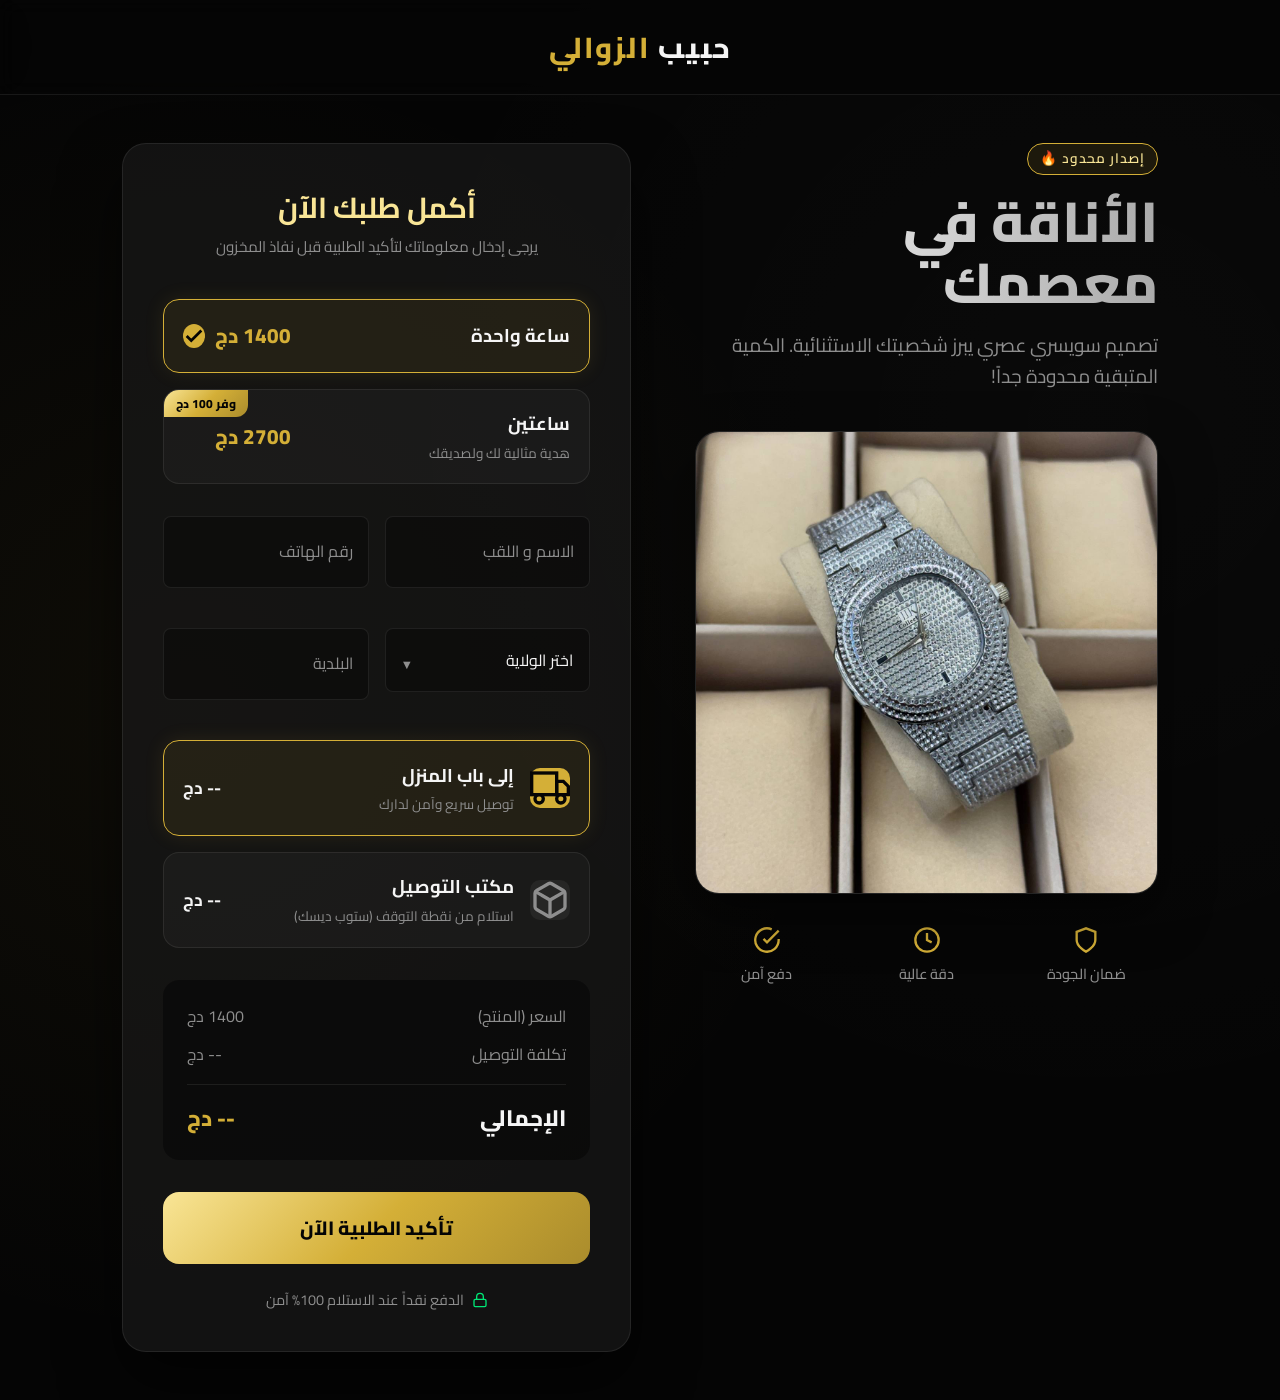
<file: index.html>
<!DOCTYPE html>
<html lang="ar" dir="rtl">
<head>
    <meta charset="UTF-8">
    <meta name="viewport" content="width=device-width, initial-scale=1.0">
    <title>الساعة الفاخرة | حصرياً</title>
    <meta name="description" content="أشري الساعة تاعنا. جودة عالية وتصميم عصري. التوصيل متوفر لـ 58 ولاية.">
    <link rel="preconnect" href="https://fonts.googleapis.com">
    <link rel="preconnect" href="https://fonts.gstatic.com" crossorigin>
    <link href="https://fonts.googleapis.com/css2?family=Cairo:wght@300;400;500;600;700;800&display=swap" rel="stylesheet">
    <link rel="stylesheet" href="style.css">
</head>
<body>
    <div class="notification" id="notification"></div>
    
    <div class="brand-header">
        <div class="logo">حبيب <span>الزوالي</span></div>
    </div>

    <div class="container fade-in">
        <!-- Hero Section / Product Presentation -->
        <header class="product-hero">
            <div class="hero-text">
                <span class="badge-premium">إصدار محدود 🔥</span>
                <h1 class="main-title">الأناقة في معصمك</h1>
                <p class="subtitle">تصميم سويسري عصري يبرز شخصيتك الاستثنائية. الكمية المتبقية محدودة جداً!</p>
            </div>
            
            <div class="image-gallery">
                <div class="main-image-container glow-effect">
                    <img src="photo_5936053744548122362_y.jpg" alt="ساعة فخمة" id="main-image">
                </div>
            </div>
            
            <div class="features-grid">
                <div class="feature">
                    <svg viewBox="0 0 24 24" fill="none" stroke="currentColor" stroke-width="2"><path d="M12 22s8-4 8-10V5l-8-3-8 3v7c0 6 8 10 8 10z"/></svg>
                    <span>ضمان الجودة</span>
                </div>
                <div class="feature">
                    <svg viewBox="0 0 24 24" fill="none" stroke="currentColor" stroke-width="2"><circle cx="12" cy="12" r="10"/><path d="M12 6v6l4 2"/></svg>
                    <span>دقة عالية</span>
                </div>
                <div class="feature">
                    <svg viewBox="0 0 24 24" fill="none" stroke="currentColor" stroke-width="2"><path d="M22 11.08V12a10.04 10.04 0 1 1-5.93-9.14"/><path d="M22 4L12 14.01l-3-3"/></svg>
                    <span>دفع آمن</span>
                </div>
            </div>
        </header>

        <!-- Order Form Section -->
        <section class="order-section">
            <div class="glass-panel">
                <div class="panel-header">
                    <h2>أكمل طلبك الآن</h2>
                    <p>يرجى إدخال معلوماتك لتأكيد الطلبية قبل نفاذ المخزون</p>
                </div>

                <form id="orderForm" name="طلبيات" netlify netlify-honeypot="bot-field" method="POST">
                    <input type="hidden" name="form-name" value="طلبيات">
                    <p class="hidden"><input name="bot-field"></p>

                    <!-- Package Selection -->
                    <div class="form-group">
                        <div class="package-options">
                            <label class="package-card selected" onclick="selectPackage(this, 1400)">
                                <input type="radio" name="package" value="1" checked class="hidden-radio">
                                <div class="pkg-content">
                                    <div class="pkg-info">
                                        <span class="pkg-title">ساعة واحدة</span>
                                    </div>
                                    <span class="pkg-price">1400 دج</span>
                                </div>
                                <div class="check-icon"><svg viewBox="0 0 24 24" fill="none" stroke="currentColor" stroke-width="3"><path d="M20 6L9 17l-5-5"/></svg></div>
                            </label>

                            <label class="package-card" onclick="selectPackage(this, 2700)">
                                <input type="radio" name="package" value="2" class="hidden-radio">
                                <span class="pkg-badge">وفر 100 دج</span>
                                <div class="pkg-content">
                                    <div class="pkg-info">
                                        <span class="pkg-title">ساعتين</span>
                                        <span class="pkg-desc">هدية مثالية لك ولصديقك</span>
                                    </div>
                                    <span class="pkg-price">2700 دج</span>
                                </div>
                                <div class="check-icon"><svg viewBox="0 0 24 24" fill="none" stroke="currentColor" stroke-width="3"><path d="M20 6L9 17l-5-5"/></svg></div>
                            </label>
                        </div>
                    </div>

                    <!-- Personal Information -->
                    <div class="form-group">
                        <div class="form-row">
                            <div class="input-container">
                                <input type="text" id="fullName" name="fullName" placeholder=" " required>
                                <label for="fullName" class="floating-label">الاسم و اللقب</label>
                            </div>
                            <div class="input-container">
                                <input type="tel" id="phone" name="phone" placeholder=" " required dir="ltr">
                                <label for="phone" class="floating-label" style="right: 16px; left: auto;">رقم الهاتف</label>
                            </div>
                        </div>
                    </div>

                    <!-- Address Information -->
                    <div class="form-group">
                        <div class="form-row">
                            <div class="input-container select-container">
                                <select id="willaya" name="willaya" required>
                                    <option value="" disabled selected>اختر الولاية</option>
                                    <!-- Populated by JS -->
                                </select>
                            </div>
                            <div class="input-container">
                                <input type="text" id="baladiya" name="baladiya" placeholder=" " required>
                                <label for="baladiya" class="floating-label">البلدية</label>
                            </div>
                        </div>
                    </div>

                    <!-- Delivery Method -->
                    <div class="form-group">
                        <div class="delivery-options" id="deliveryOptionsContainer">
                            <label class="delivery-card selected" onclick="selectDeliveryMethod(this, 'Domicile')">
                                <input type="radio" name="delivery" value="Domicile" checked class="hidden-radio">
                                <div class="delivery-icon">
                                    <svg viewBox="0 0 24 24" fill="none" stroke="currentColor" stroke-width="2"><rect x="1" y="3" width="15" height="13"/><polygon points="16 8 20 8 23 11 23 16 16 16 16 8"/><circle cx="5.5" cy="18.5" r="2.5"/><circle cx="18.5" cy="18.5" r="2.5"/></svg>
                                </div>
                                <div class="delivery-info">
                                    <span class="del-title">إلى باب المنزل</span>
                                    <span class="del-desc">توصيل سريع وآمن لدارك</span>
                                </div>
                                <span class="del-price" id="domicilePriceDisplay">-- دج</span>
                            </label>
                            
                            <label class="delivery-card" onclick="selectDeliveryMethod(this, 'Stopdesk')">
                                <input type="radio" name="delivery" value="Stopdesk" class="hidden-radio">
                                <div class="delivery-icon">
                                    <svg viewBox="0 0 24 24" fill="none" stroke="currentColor" stroke-width="2"><path d="M21 16V8a2 2 0 0 0-1-1.73l-7-4a2 2 0 0 0-2 0l-7 4A2 2 0 0 0 3 8v8a2 2 0 0 0 1 1.73l7 4a2 2 0 0 0 2 0l7-4A2 2 0 0 0 21 16z"/><polyline points="3.27 6.96 12 12.01 20.73 6.96"/><line x1="12" y1="22.08" x2="12" y2="12"/></svg>
                                </div>
                                <div class="delivery-info">
                                    <span class="del-title">مكتب التوصيل</span>
                                    <span class="del-desc">استلام من نقطة التوقف (ستوب ديسك)</span>
                                </div>
                                <span class="del-price" id="stopdeskPriceDisplay">-- دج</span>
                            </label>
                        </div>
                        <p id="deliveryNotAvailableMsg" class="hidden error-msg">عذراً، التوصيل غير متوفر لهذه الولاية.</p>
                    </div>

                    <!-- Summary & Submit -->
                    <div class="order-summary-box">
                        <div class="summary-row">
                            <span>السعر (المنتج)</span>
                            <span id="subtotalDisplay">1400 دج</span>
                        </div>
                        <div class="summary-row">
                            <span>تكلفة التوصيل</span>
                            <span id="deliveryDisplay">-- دج</span>
                        </div>
                        <div class="summary-divider"></div>
                        <div class="summary-row total-row">
                            <span>الإجمالي</span>
                            <span id="totalDisplay">-- دج</span>
                        </div>
                    </div>

                    <button type="submit" id="submitBtn" class="btn-premium">
                        <span class="btn-text">تأكيد الطلبية الآن</span>
                        <span class="btn-loader hidden"></span>
                    </button>

                    <div class="secure-footer">
                        <svg viewBox="0 0 24 24" width="16" height="16" fill="none" stroke="currentColor" stroke-width="2"><rect x="3" y="11" width="18" height="11" rx="2" ry="2"/><path d="M7 11V7a5 5 0 0 1 10 0v4"/></svg>
                        <span>الدفع نقداً عند الاستلام 100% آمن</span>
                    </div>
                </form>
            </div>
        </section>
    </div>

    <!-- Sticky Button for Mobile -->
    <button id="stickyBuyBtn" class="btn-premium sticky-buy-btn" onclick="scrollToForm()">
        <span class="btn-text">أشري درك</span>
    </button>

    <script src="script.js"></script>
</body>
</html>
</file>
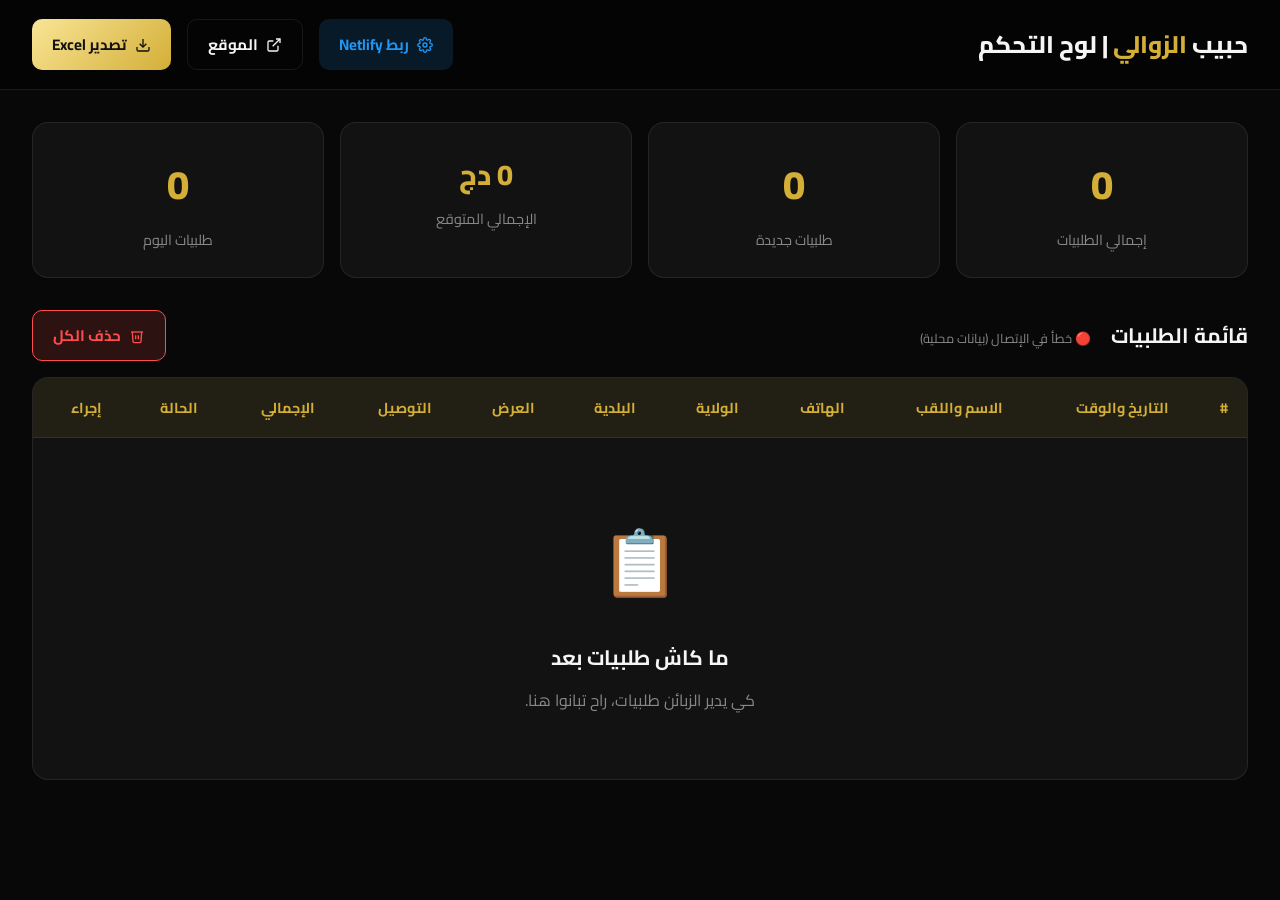
<file: orders.html>
<!DOCTYPE html>
<html lang="ar" dir="rtl">
<head>
    <meta charset="UTF-8">
    <meta name="viewport" content="width=device-width, initial-scale=1.0">
    <title>لوح التحكم | حبيب الزوالي</title>
    <link rel="preconnect" href="https://fonts.googleapis.com">
    <link href="https://fonts.googleapis.com/css2?family=Cairo:wght@400;600;700;800&display=swap" rel="stylesheet">
    <style>
        :root {
            --bg: #080808;
            --surface: #111;
            --card: rgba(20,20,20,0.9);
            --gold: #D4AF37;
            --gold-light: #F9E596;
            --text: #F5F5F5;
            --muted: #888;
            --border: rgba(255,255,255,0.08);
            --success: #00E676;
            --error: #FF4C4C;
            --warning: #FFA726;
        }
        * { box-sizing: border-box; margin: 0; padding: 0; font-family: 'Cairo', sans-serif; }
        body { background: var(--bg); color: var(--text); min-height: 100vh; }

        /* Header */
        .header {
            background: rgba(5,5,5,0.95);
            border-bottom: 1px solid var(--border);
            padding: 1.2rem 2rem;
            display: flex;
            justify-content: space-between;
            align-items: center;
            position: sticky;
            top: 0;
            z-index: 100;
            backdrop-filter: blur(10px);
        }
        .header-logo { font-size: 1.5rem; font-weight: 800; }
        .header-logo span { color: var(--gold); }
        .header-actions { display: flex; gap: 1rem; }

        /* Buttons */
        .btn { padding: 10px 20px; border-radius: 10px; border: none; cursor: pointer; font-family: 'Cairo', sans-serif; font-weight: 700; font-size: 0.95rem; transition: all 0.2s; display: flex; align-items: center; gap: 8px; }
        .btn-gold { background: linear-gradient(135deg, var(--gold-light), var(--gold)); color: #111; }
        .btn-gold:hover { transform: translateY(-2px); box-shadow: 0 6px 20px rgba(212,175,55,0.3); }
        .btn-outline { background: transparent; border: 1px solid var(--border); color: var(--text); }
        .btn-outline:hover { background: rgba(255,255,255,0.05); }
        .btn-danger { background: rgba(255,76,76,0.15); border: 1px solid var(--error); color: var(--error); }
        .btn-danger:hover { background: rgba(255,76,76,0.25); }
        .btn-blue { background: rgba(33,150,243,0.15); border: 1px solid #2196F3; color: #2196F3; }
        .btn-blue:hover { background: rgba(33,150,243,0.25); }
        .btn { padding: 10px 20px; border-radius: 10px; border: none; cursor: pointer; font-family: 'Cairo', sans-serif; font-weight: 700; font-size: 0.95rem; transition: all 0.2s; display: flex; align-items: center; gap: 8px; }
        .btn-gold { background: linear-gradient(135deg, var(--gold-light), var(--gold)); color: #111; }
        .btn-gold:hover { transform: translateY(-2px); box-shadow: 0 6px 20px rgba(212,175,55,0.3); }
        .btn-outline { background: transparent; border: 1px solid var(--border); color: var(--text); }
        .btn-outline:hover { background: rgba(255,255,255,0.05); }
        .btn-danger { background: rgba(255,76,76,0.15); border: 1px solid var(--error); color: var(--error); }
        .btn-danger:hover { background: rgba(255,76,76,0.25); }

        /* Stats */
        .stats-grid { display: grid; grid-template-columns: repeat(4, 1fr); gap: 1rem; padding: 2rem; }
        @media(max-width: 700px) { .stats-grid { grid-template-columns: repeat(2, 1fr); } }
        .stat-card {
            background: var(--card);
            border: 1px solid var(--border);
            border-radius: 16px;
            padding: 1.5rem;
            text-align: center;
        }
        .stat-number { font-size: 2.5rem; font-weight: 800; color: var(--gold); }
        .stat-label { color: var(--muted); font-size: 0.9rem; margin-top: 4px; }

        /* Table */
        .table-section { padding: 0 2rem 2rem; }
        .table-header { display: flex; justify-content: space-between; align-items: center; margin-bottom: 1rem; flex-wrap: wrap; gap: 1rem; }
        .table-title { font-size: 1.3rem; font-weight: 700; }
        
        .table-wrapper {
            background: var(--card);
            border: 1px solid var(--border);
            border-radius: 16px;
            overflow: hidden;
            overflow-x: auto;
        }
        table { width: 100%; border-collapse: collapse; min-width: 800px; }
        thead { background: rgba(212,175,55,0.08); }
        th { padding: 1rem 1.2rem; text-align: right; font-size: 0.9rem; color: var(--gold); font-weight: 700; border-bottom: 1px solid var(--border); white-space: nowrap; }
        td { padding: 1rem 1.2rem; font-size: 0.95rem; border-bottom: 1px solid var(--border); vertical-align: middle; }
        tr:last-child td { border-bottom: none; }
        tr:hover td { background: rgba(255,255,255,0.02); }

        .badge {
            display: inline-block;
            padding: 4px 12px;
            border-radius: 20px;
            font-size: 0.8rem;
            font-weight: 700;
        }
        .badge-new { background: rgba(0,230,118,0.15); color: var(--success); border: 1px solid rgba(0,230,118,0.3); }
        .badge-done { background: rgba(212,175,55,0.15); color: var(--gold); border: 1px solid rgba(212,175,55,0.3); }
        .badge-cancel { background: rgba(255,76,76,0.15); color: var(--error); border: 1px solid rgba(255,76,76,0.3); }

        .phone-link { color: var(--gold-light); text-decoration: none; direction: ltr; display: inline-block; }
        .phone-link:hover { text-decoration: underline; }

        .empty-state {
            text-align: center;
            padding: 4rem 2rem;
            color: var(--muted);
        }
        .empty-state .empty-icon { font-size: 4rem; margin-bottom: 1rem; }
        .empty-state h3 { font-size: 1.3rem; margin-bottom: 0.5rem; color: var(--text); }

        /* Modal */
        .modal-overlay { display: none; position: fixed; inset: 0; background: rgba(0,0,0,0.8); backdrop-filter: blur(4px); z-index: 200; align-items: center; justify-content: center; }
        .modal-overlay.open { display: flex; }
        .modal { background: #151515; border: 1px solid var(--border); border-radius: 20px; padding: 2rem; max-width: 500px; width: 90%; }
        .modal h3 { margin-bottom: 1.5rem; font-size: 1.2rem; color: var(--gold-light); }
        .modal-row { display: flex; justify-content: space-between; margin-bottom: 0.8rem; padding-bottom: 0.8rem; border-bottom: 1px solid var(--border); font-size: 0.95rem; }
        .modal-row:last-of-type { border-bottom: none; }
        .modal-row span:first-child { color: var(--muted); }
        .modal-row span:last-child { font-weight: 600; }
        .modal-footer { display: flex; gap: 1rem; margin-top: 1.5rem; }
        .modal-footer .btn { flex: 1; justify-content: center; }

        /* Notification */
        .notif { position: fixed; bottom: 20px; right: 20px; padding: 14px 20px; border-radius: 12px; font-weight: 700; transform: translateX(150%); transition: transform 0.3s; z-index: 999; }
        .notif.show { transform: translateX(0); }
        .notif.success { background: var(--success); color: #111; }
        .notif.error { background: var(--error); color: white; }
    </style>
</head>
<body>

<div class="header">
    <div class="header-logo">حبيب <span>الزوالي</span> | لوح التحكم</div>
    <div class="header-actions">
        <button class="btn btn-blue" onclick="openSettings()">
            <svg width="16" height="16" viewBox="0 0 24 24" fill="none" stroke="currentColor" stroke-width="2"><circle cx="12" cy="12" r="3"></circle><path d="M19.4 15a1.65 1.65 0 0 0 .33 1.82l.06.06a2 2 0 0 1 0 2.83 2 2 0 0 1-2.83 0l-.06-.06a1.65 1.65 0 0 0-1.82-.33 1.65 1.65 0 0 0-1 1.51V21a2 2 0 0 1-2 2 2 2 0 0 1-2-2v-.09A1.65 1.65 0 0 0 9 19.4a1.65 1.65 0 0 0-1.82.33l-.06.06a2 2 0 0 1-2.83 0 2 2 0 0 1 0-2.83l.06-.06a1.65 1.65 0 0 0 .33-1.82 1.65 1.65 0 0 0-1.51-1H3a2 2 0 0 1-2-2 2 2 0 0 1 2-2h.09A1.65 1.65 0 0 0 4.6 9a1.65 1.65 0 0 0-.33-1.82l-.06-.06a2 2 0 0 1 0-2.83 2 2 0 0 1 2.83 0l.06.06a1.65 1.65 0 0 0 1.82.33H9a1.65 1.65 0 0 0 1-1.51V3a2 2 0 0 1 2-2 2 2 0 0 1 2 2v.09a1.65 1.65 0 0 0 1 1.51 1.65 1.65 0 0 0 1.82-.33l.06-.06a2 2 0 0 1 2.83 0 2 2 0 0 1 0 2.83l-.06.06a1.65 1.65 0 0 0-.33 1.82V9a1.65 1.65 0 0 0 1.51 1H21a2 2 0 0 1 2 2 2 2 0 0 1-2 2h-.09a1.65 1.65 0 0 0-1.51 1z"></path></svg>
            ربط Netlify
        </button>
        <button class="btn btn-outline" onclick="window.open('index.html','_blank')">
            <svg width="16" height="16" viewBox="0 0 24 24" fill="none" stroke="currentColor" stroke-width="2"><path d="M18 13v6a2 2 0 0 1-2 2H5a2 2 0 0 1-2-2V8a2 2 0 0 1 2-2h6"/><polyline points="15 3 21 3 21 9"/><line x1="10" y1="14" x2="21" y2="3"/></svg>
            الموقع
        </button>
        <button class="btn btn-gold" onclick="exportCSV()">
            <svg width="16" height="16" viewBox="0 0 24 24" fill="none" stroke="currentColor" stroke-width="2"><path d="M21 15v4a2 2 0 0 1-2 2H5a2 2 0 0 1-2-2v-4"/><polyline points="7 10 12 15 17 10"/><line x1="12" y1="15" x2="12" y2="3"/></svg>
            تصدير Excel
        </button>
    </div>
</div>

<div class="stats-grid" id="statsGrid">
    <div class="stat-card">
        <div class="stat-number" id="totalOrders">0</div>
        <div class="stat-label">إجمالي الطلبيات</div>
    </div>
    <div class="stat-card">
        <div class="stat-number" id="newOrders">0</div>
        <div class="stat-label">طلبيات جديدة</div>
    </div>
    <div class="stat-card">
        <div class="stat-number" id="totalRevenue" style="font-size:1.8rem">0 دج</div>
        <div class="stat-label">الإجمالي المتوقع</div>
    </div>
    <div class="stat-card">
        <div class="stat-number" id="todayOrders">0</div>
        <div class="stat-label">طلبيات اليوم</div>
    </div>
</div>

<div class="table-section">
    <div class="table-header">
        <div>
            <span class="table-title">قائمة الطلبيات</span>
            <span id="syncStatus" style="font-size:0.8rem; color:var(--muted); margin-right:1rem;">(بيانات محلية)</span>
        </div>
        <button class="btn btn-danger" onclick="clearAll()">
            <svg width="16" height="16" viewBox="0 0 24 24" fill="none" stroke="currentColor" stroke-width="2"><polyline points="3 6 5 6 21 6"/><path d="M19 6l-1 14a2 2 0 0 1-2 2H8a2 2 0 0 1-2-2L5 6"/><path d="M10 11v6"/><path d="M14 11v6"/></svg>
            حذف الكل
        </button>
    </div>
    <div class="table-wrapper">
        <table id="ordersTable">
            <thead>
                <tr>
                    <th>#</th>
                    <th>التاريخ والوقت</th>
                    <th>الاسم واللقب</th>
                    <th>الهاتف</th>
                    <th>الولاية</th>
                    <th>البلدية</th>
                    <th>العرض</th>
                    <th>التوصيل</th>
                    <th>الإجمالي</th>
                    <th>الحالة</th>
                    <th>إجراء</th>
                </tr>
            </thead>
            <tbody id="ordersBody">
            </tbody>
        </table>
        <div id="emptyState" class="empty-state hidden">
            <div class="empty-icon">📋</div>
            <h3>ما كاش طلبيات بعد</h3>
            <p>كي يدير الزبائن طلبيات، راح تبانوا هنا.</p>
        </div>
    </div>
</div>

<!-- Detail Modal -->
<div class="modal-overlay" id="detailModal">
    <div class="modal">
        <h3>تفاصيل الطلبية</h3>
        <div id="modalContent"></div>
        <div class="modal-footer">
            <button class="btn btn-gold" id="markDoneBtn">✅ تحديد كمنجزة</button>
            <button class="btn btn-outline" onclick="closeModal()">إغلاق</button>
        </div>
    </div>
</div>

<!-- Netlify Settings Modal -->
<div class="modal-overlay" id="settingsModal">
    <div class="modal">
        <h3>ربط لوح التحكم بـ Netlify (للهاتف)</h3>
        <p style="color:var(--muted); font-size:0.9rem; margin-bottom:1rem; line-height:1.6;">باش تشوف الطلبيات في هاتفك، لازم تربط اللوحة مع Netlify بـ Site ID و Personal Access Token. (تحتاج ديرها مرة وحدة برك في الهاتف)</p>
        
        <div style="margin-bottom: 1rem;">
            <label style="display:block; margin-bottom:5px; font-size:0.9rem;">Netlify Site ID</label>
            <input type="text" id="netlifySiteId" style="width:100%; padding:10px; background:var(--bg); border:1px solid var(--border); color:white; border-radius:8px;" placeholder="مثال: a1b2c3d4-...">
        </div>
        
        <div style="margin-bottom: 1.5rem;">
            <label style="display:block; margin-bottom:5px; font-size:0.9rem;">Personal Access Token</label>
            <input type="password" id="netlifyToken" style="width:100%; padding:10px; background:var(--bg); border:1px solid var(--border); color:white; border-radius:8px;" placeholder="nfp_...">
        </div>

        <div class="modal-footer">
            <button class="btn btn-blue" onclick="saveSettings()">💾 حفظ ومزامنة</button>
            <button class="btn btn-outline" onclick="closeSettings()">إلغاء</button>
        </div>
    </div>
</div>

<div class="notif" id="notif"></div>

<script>
// IMPORTANT: Replace this with your actual Google Script /exec URL
const GOOGLE_SCRIPT_URL = "https://script.google.com/macros/s/AKfycbyebafZojzxNYMU1kwW3y1EKjxXrFoMcd2OsblkOI_MyLdPIBO30b9aUix0qi1DPFZNaA/exec";

let orders = [];
let currentOrderId = null;
let isLoading = false;

async function loadOrders() {
    if(isLoading) return;
    
    isLoading = true;
    document.getElementById('syncStatus').textContent = "🔄 جاري جلب الطلبيات من Google Sheets...";
    
    try {
        const response = await fetch(`${GOOGLE_SCRIPT_URL}?action=getOrders`);
        const data = await response.json();
        
        if (data.result === 'success' && data.orders) {
            // Merge with local status
            orders = data.orders.map(o => ({
                ...o,
                status: localStorage.getItem(`status_${o.id}`) || 'جديدة'
            }));
            
            document.getElementById('syncStatus').textContent = "🟢 متصل بقاعدة البيانات";
            
            // Backup to local storage just in case
            localStorage.setItem('habib_orders', JSON.stringify(orders));
        } else {
            throw new Error("خطأ في البيانات");
        }
    } catch(err) {
        console.error("Fetch Error:", err);
        document.getElementById('syncStatus').textContent = "🔴 خطأ في الإتصال (بيانات محلية)";
        // Fallback to local
        orders = JSON.parse(localStorage.getItem('habib_orders') || '[]');
    }
    
    isLoading = false;
    renderTable();
    renderStats();
}

function renderStats() {
    const today = new Date().toLocaleDateString('ar-DZ');
    const todayCount = orders.filter(o => o.timestamp && o.timestamp.includes(new Date().toLocaleDateString('ar-DZ'))).length;
    const newCount = orders.filter(o => o.status === 'جديدة').length;
    
    let totalRevenue = 0;
    orders.forEach(o => {
        const match = o.totalPrice ? o.totalPrice.match(/(\d+)/) : null;
        if (match) totalRevenue += parseInt(match[1]);
    });

    document.getElementById('totalOrders').textContent = orders.length;
    document.getElementById('newOrders').textContent = newCount;
    document.getElementById('totalRevenue').textContent = totalRevenue.toLocaleString() + ' دج';
    document.getElementById('todayOrders').textContent = todayCount;
}

function renderTable() {
    const tbody = document.getElementById('ordersBody');
    const empty = document.getElementById('emptyState');

    if (orders.length === 0) {
        tbody.innerHTML = '';
        empty.classList.remove('hidden');
        return;
    }
    empty.classList.add('hidden');

    tbody.innerHTML = orders.map((o, i) => {
        const statusBadge = o.status === 'جديدة'
            ? '<span class="badge badge-new">جديدة</span>'
            : o.status === 'منجزة'
            ? '<span class="badge badge-done">منجزة</span>'
            : '<span class="badge badge-cancel">ملغاة</span>';

        return `
        <tr>
            <td>${orders.length - i}</td>
            <td style="font-size:0.85rem;color:var(--muted)">${o.timestamp}</td>
            <td><strong>${o.fullName}</strong></td>
            <td><a href="tel:${o.phone}" class="phone-link">${o.phone}</a></td>
            <td>${o.willaya}</td>
            <td>${o.baladiya}</td>
            <td style="font-size:0.85rem">${o.package}</td>
            <td style="font-size:0.85rem">${o.deliveryMethod}</td>
            <td><strong style="color:var(--gold)">${o.totalPrice}</strong></td>
            <td>${statusBadge}</td>
            <td><button class="btn btn-outline" style="padding:6px 14px;font-size:0.85rem" onclick="openModal(${o.id})">تفاصيل</button></td>
        </tr>`;
    }).join('');
}

function openModal(id) {
    currentOrderId = id;
    const o = orders.find(x => x.id === id);
    if (!o) return;

    document.getElementById('modalContent').innerHTML = `
        <div class="modal-row"><span>الاسم واللقب</span><span>${o.fullName}</span></div>
        <div class="modal-row"><span>الهاتف</span><span><a href="tel:${o.phone}" class="phone-link">${o.phone}</a></span></div>
        <div class="modal-row"><span>الولاية</span><span>${o.willaya}</span></div>
        <div class="modal-row"><span>البلدية</span><span>${o.baladiya}</span></div>
        <div class="modal-row"><span>العرض</span><span>${o.package}</span></div>
        <div class="modal-row"><span>التوصيل</span><span>${o.deliveryMethod} — ${o.deliveryPrice}</span></div>
        <div class="modal-row"><span>الإجمالي</span><span style="color:var(--gold);font-size:1.2rem">${o.totalPrice}</span></div>
        <div class="modal-row"><span>التاريخ</span><span>${o.timestamp}</span></div>
    `;

    const btn = document.getElementById('markDoneBtn');
    if (o.status === 'منجزة') {
        btn.textContent = '↩️ إعادة لجديدة';
        btn.onclick = () => changeStatus(id, 'جديدة');
    } else {
        btn.textContent = '✅ تحديد كمنجزة';
        btn.onclick = () => changeStatus(id, 'منجزة');
    }

    document.getElementById('detailModal').classList.add('open');
}

function closeModal() {
    document.getElementById('detailModal').classList.remove('open');
}

function changeStatus(id, newStatus) {
    orders = orders.map(o => o.id === id ? {...o, status: newStatus} : o);
    
    // Save status locally (works for both local and Netlify modes)
    localStorage.setItem(`status_${id}`, newStatus);
    
    // Also update local orders array if using local mode
    const localOrders = JSON.parse(localStorage.getItem('habib_orders') || '[]');
    const updatedLocal = localOrders.map(o => o.id === id ? {...o, status: newStatus} : o);
    localStorage.setItem('habib_orders', JSON.stringify(updatedLocal));

    renderTable();
    renderStats();
    closeModal();
    showNotif(newStatus === 'منجزة' ? 'تم تحديد الطلبية كمنجزة ✅' : 'تم إعادة الطلبية لجديدة', 'success');
}

function clearAll() {
    if (!confirm('واش راك متأكد بلي تحذف كامل الطلبيات؟')) return;
    localStorage.removeItem('habib_orders');
    loadOrders();
    showNotif('تم حذف كل الطلبيات', 'error');
}

function exportCSV() {
    if (orders.length === 0) { showNotif('ما كاش طلبيات تصدرهم', 'error'); return; }

    const headers = ['#', 'التاريخ', 'الاسم واللقب', 'الهاتف', 'الولاية', 'البلدية', 'العرض', 'التوصيل', 'سعر التوصيل', 'الإجمالي', 'الحالة'];
    const rows = orders.map((o, i) => [
        orders.length - i,
        o.timestamp,
        o.fullName,
        o.phone,
        o.willaya,
        o.baladiya,
        o.package,
        o.deliveryMethod,
        o.deliveryPrice,
        o.totalPrice,
        o.status
    ].map(v => `"${String(v || '').replace(/"/g, '""')}"`).join(','));

    const csv = '\uFEFF' + [headers.join(','), ...rows].join('\n');
    const blob = new Blob([csv], { type: 'text/csv;charset=utf-8;' });
    const url = URL.createObjectURL(blob);
    const a = document.createElement('a');
    a.href = url;
    a.download = `طلبيات_حبيب_الزوالي_${new Date().toLocaleDateString('ar-DZ').replace(/\//g,'-')}.csv`;
    a.click();
    showNotif('تم تصدير الطلبيات بنجاح 📥', 'success');
}

function showNotif(msg, type) {
    const el = document.getElementById('notif');
    el.textContent = msg;
    el.className = `notif ${type} show`;
    setTimeout(() => el.classList.remove('show'), 3000);
}

// Settings Modal Logic
function openSettings() {
    document.getElementById('netlifySiteId').value = localStorage.getItem('netlify_site_id') || '';
    document.getElementById('netlifyToken').value = localStorage.getItem('netlify_token') || '';
    document.getElementById('settingsModal').classList.add('open');
}

function closeSettings() {
    document.getElementById('settingsModal').classList.remove('open');
}

function saveSettings() {
    const siteId = document.getElementById('netlifySiteId').value.trim();
    const token = document.getElementById('netlifyToken').value.trim();
    
    if(siteId && token) {
        localStorage.setItem('netlify_site_id', siteId);
        localStorage.setItem('netlify_token', token);
        showNotif("تم حفظ إعدادات Netlify", "success");
    } else {
        localStorage.removeItem('netlify_site_id');
        localStorage.removeItem('netlify_token');
        showNotif("تم مسح الإعدادات. سيتم عرض الطلبيات المحلية فقط.", "warning");
    }
    closeSettings();
    loadOrders();
}

// Close modals on overlay click
document.getElementById('detailModal').addEventListener('click', function(e) {
    if (e.target === this) closeModal();
});
document.getElementById('settingsModal').addEventListener('click', function(e) {
    if (e.target === this) closeSettings();
});

// Load on start
loadOrders();

// Auto-refresh every 5 seconds
setInterval(loadOrders, 5000);
</script>

</body>
</html>
</file>
<file: style.css>
:root {
    --bg-dark: #050505;
    --bg-surface: #111111;
    --bg-card: rgba(25, 25, 25, 0.7);
    --gold-primary: #D4AF37;
    --gold-light: #F9E596;
    --gold-dark: #AA8C2C;
    --gold-gradient: linear-gradient(135deg, var(--gold-light), var(--gold-primary), var(--gold-dark));
    
    --text-main: #F5F5F5;
    --text-muted: #8E8E8E;
    
    --border-color: rgba(212, 175, 55, 0.2);
    --border-color-light: rgba(255, 255, 255, 0.08);
    
    --error: #FF4C4C;
    --success: #00E676;
    
    --radius-lg: 24px;
    --radius-md: 16px;
    --radius-sm: 8px;
    
    --transition: all 0.3s cubic-bezier(0.25, 0.8, 0.25, 1);
}

* {
    box-sizing: border-box;
    margin: 0;
    padding: 0;
    font-family: 'Cairo', sans-serif;
}

body {
    background-color: var(--bg-dark);
    color: var(--text-main);
    line-height: 1.6;
    min-height: 100vh;
    display: flex;
    flex-direction: column;
    align-items: center;
    background-image: 
        radial-gradient(circle at 15% 50%, rgba(212, 175, 55, 0.05) 0%, transparent 50%),
        radial-gradient(circle at 85% 30%, rgba(255, 255, 255, 0.02) 0%, transparent 50%);
    overflow-x: hidden;
}

/* Animations */
@keyframes fadeIn {
    from { opacity: 0; transform: translateY(20px); }
    to { opacity: 1; transform: translateY(0); }
}

@keyframes pulseGlow {
    0% { box-shadow: 0 0 0 0 rgba(212, 175, 55, 0.4); }
    70% { box-shadow: 0 0 0 15px rgba(212, 175, 55, 0); }
    100% { box-shadow: 0 0 0 0 rgba(212, 175, 55, 0); }
}

.fade-in {
    animation: fadeIn 0.8s ease-out forwards;
}

/* Brand Header */
.brand-header {
    width: 100%;
    padding: 1.5rem 0;
    text-align: center;
    border-bottom: 1px solid var(--border-color-light);
    background: rgba(5, 5, 5, 0.8);
    backdrop-filter: blur(10px);
    position: sticky;
    top: 0;
    z-index: 100;
}

.logo {
    font-size: 1.8rem;
    font-weight: 800;
    letter-spacing: 2px;
    color: var(--text-main);
}

.logo span {
    color: var(--gold-primary);
}

/* Main Layout */
.container {
    max-width: 1100px;
    width: 100%;
    padding: 3rem 2rem;
    display: grid;
    grid-template-columns: 1fr 1.1fr;
    gap: 4rem;
    align-items: flex-start;
}

@media (max-width: 900px) {
    .container {
        grid-template-columns: 1fr;
        padding: 2rem 1rem;
        gap: 3rem;
    }
}

/* Typography */
.badge-premium {
    display: inline-block;
    padding: 4px 12px;
    background: rgba(212, 175, 55, 0.1);
    border: 1px solid var(--gold-primary);
    color: var(--gold-light);
    border-radius: 20px;
    font-size: 0.85rem;
    font-weight: 600;
    margin-bottom: 1rem;
    letter-spacing: 1px;
}

.main-title {
    font-size: 3.5rem;
    font-weight: 800;
    line-height: 1.1;
    margin-bottom: 1rem;
    background: linear-gradient(to right, #FFF, #AAA);
    -webkit-background-clip: text;
    -webkit-text-fill-color: transparent;
}

.subtitle {
    color: var(--text-muted);
    font-size: 1.2rem;
    margin-bottom: 2.5rem;
    font-weight: 400;
}

@media (max-width: 600px) {
    .main-title { font-size: 2.5rem; }
}

/* Hero Image & Features */
.product-hero {
    /* Removed sticky positioning */
}

.main-image-container {
    width: 100%;
    border-radius: var(--radius-lg);
    overflow: hidden;
    background: var(--bg-surface);
    border: 1px solid var(--border-color-light);
    aspect-ratio: 1/1;
    display: flex;
    align-items: center;
    justify-content: center;
    position: relative;
    box-shadow: 0 20px 50px rgba(0,0,0,0.5);
}

.glow-effect::before {
    content: '';
    position: absolute;
    top: -2px; left: -2px; right: -2px; bottom: -2px;
    background: var(--gold-gradient);
    z-index: -1;
    border-radius: calc(var(--radius-lg) + 2px);
    opacity: 0.3;
    filter: blur(15px);
}

#main-image {
    width: 100%;
    height: 100%;
    object-fit: cover;
    transition: transform 0.5s ease;
}

#main-image:hover {
    transform: scale(1.05);
}

.features-grid {
    display: grid;
    grid-template-columns: repeat(3, 1fr);
    gap: 1rem;
    margin-top: 2rem;
}

.feature {
    display: flex;
    flex-direction: column;
    align-items: center;
    text-align: center;
    gap: 8px;
    color: var(--text-muted);
    font-size: 0.9rem;
    font-weight: 500;
}

.feature svg {
    width: 28px;
    height: 28px;
    color: var(--gold-primary);
}

/* Form Panel */
.glass-panel {
    background: var(--bg-card);
    backdrop-filter: blur(20px);
    -webkit-backdrop-filter: blur(20px);
    border: 1px solid var(--border-color-light);
    border-radius: var(--radius-lg);
    padding: 2.5rem;
    box-shadow: 0 30px 60px rgba(0, 0, 0, 0.6);
}

@media (max-width: 600px) {
    .glass-panel { padding: 1.5rem; }
}

.panel-header {
    margin-bottom: 2.5rem;
    text-align: center;
}

.panel-header h2 {
    font-size: 1.8rem;
    font-weight: 700;
    color: var(--gold-light);
    margin-bottom: 0.3rem;
}

.panel-header p {
    color: var(--text-muted);
    font-size: 0.95rem;
}

.section-label {
    display: block;
    font-size: 1.1rem;
    font-weight: 600;
    margin-bottom: 1rem;
    color: var(--text-main);
    border-bottom: 1px solid var(--border-color-light);
    padding-bottom: 0.5rem;
}

.form-group {
    margin-bottom: 2rem;
}

/* Cards (Package & Delivery) */
.package-options, .delivery-options {
    display: flex;
    flex-direction: column;
    gap: 1rem;
}

.package-card, .delivery-card {
    display: flex;
    align-items: center;
    padding: 1.2rem;
    background: rgba(255, 255, 255, 0.03);
    border: 1px solid var(--border-color-light);
    border-radius: var(--radius-md);
    cursor: pointer;
    transition: var(--transition);
    position: relative;
    overflow: hidden;
}

.package-card:hover, .delivery-card:hover {
    background: rgba(255, 255, 255, 0.06);
    border-color: rgba(255, 255, 255, 0.2);
}

.package-card.selected, .delivery-card.selected {
    background: rgba(212, 175, 55, 0.08);
    border-color: var(--gold-primary);
    box-shadow: 0 0 20px rgba(212, 175, 55, 0.1);
}

.hidden-radio {
    display: none;
}

.pkg-content {
    display: flex;
    justify-content: space-between;
    align-items: center;
    width: 100%;
    margin-left: 10px;
}

.pkg-info, .delivery-info {
    display: flex;
    flex-direction: column;
    gap: 4px;
}

.pkg-title, .del-title {
    font-weight: 700;
    font-size: 1.15rem;
}

.pkg-desc, .del-desc {
    font-size: 0.85rem;
    color: var(--text-muted);
}

.pkg-price {
    font-weight: 800;
    color: var(--gold-primary);
    font-size: 1.3rem;
}

.del-price {
    font-weight: 700;
    color: var(--text-main);
    margin-right: auto;
    font-size: 1.1rem;
}

.check-icon {
    width: 24px;
    height: 24px;
    border-radius: 50%;
    background: var(--gold-primary);
    color: var(--bg-dark);
    display: flex;
    align-items: center;
    justify-content: center;
    opacity: 0;
    transform: scale(0);
    transition: var(--transition);
}

.package-card.selected .check-icon {
    opacity: 1;
    transform: scale(1);
}

.delivery-icon {
    width: 40px;
    height: 40px;
    border-radius: 10px;
    background: rgba(255, 255, 255, 0.05);
    display: flex;
    align-items: center;
    justify-content: center;
    margin-left: 1rem;
    color: var(--text-muted);
    transition: var(--transition);
}

.delivery-card.selected .delivery-icon {
    background: var(--gold-primary);
    color: var(--bg-dark);
}

.pkg-badge {
    position: absolute;
    top: 0;
    left: 0;
    background: var(--gold-gradient);
    color: var(--bg-dark);
    font-size: 0.75rem;
    font-weight: 800;
    padding: 4px 12px;
    border-bottom-right-radius: 12px;
}

/* Floating Label Inputs */
.form-row {
    display: flex;
    gap: 1rem;
}

@media (max-width: 500px) {
    .form-row { flex-direction: column; }
}

.input-container {
    position: relative;
    flex: 1;
    margin-bottom: 0.5rem;
}

.input-container input, .input-container select {
    width: 100%;
    padding: 16px;
    padding-top: 24px;
    background: rgba(0, 0, 0, 0.3);
    border: 1px solid var(--border-color-light);
    border-radius: var(--radius-sm);
    color: var(--text-main);
    font-size: 1rem;
    transition: var(--transition);
    outline: none;
    appearance: none;
}

.input-container select {
    padding-top: 16px;
}

.input-container input:focus, .input-container select:focus {
    border-color: var(--gold-primary);
    background: rgba(0, 0, 0, 0.5);
    box-shadow: inset 0 0 0 1px var(--gold-primary);
}

.floating-label {
    position: absolute;
    right: 16px;
    top: 50%;
    transform: translateY(-50%);
    color: var(--text-muted);
    pointer-events: none;
    transition: var(--transition);
    font-size: 1rem;
}

/* When input is focused or has value */
.input-container input:focus ~ .floating-label,
.input-container input:not(:placeholder-shown) ~ .floating-label {
    top: 12px;
    font-size: 0.75rem;
    color: var(--gold-primary);
}

.select-container::after {
    content: '▼';
    position: absolute;
    left: 16px;
    top: 50%;
    transform: translateY(-50%);
    color: var(--text-muted);
    pointer-events: none;
    font-size: 0.8rem;
}

.input-container select option {
    background: var(--bg-surface);
    color: var(--text-main);
}

/* Summary Box */
.order-summary-box {
    background: rgba(0, 0, 0, 0.4);
    padding: 1.5rem;
    border-radius: var(--radius-md);
    margin-bottom: 2rem;
}

.summary-row {
    display: flex;
    justify-content: space-between;
    margin-bottom: 0.8rem;
    color: var(--text-muted);
    font-size: 1rem;
}

.summary-divider {
    height: 1px;
    background: var(--border-color-light);
    margin: 1rem 0;
}

.total-row {
    margin-bottom: 0;
    color: var(--text-main);
    font-weight: 800;
    font-size: 1.4rem;
}

#totalDisplay {
    color: var(--gold-primary);
}

/* Premium Button */
.btn-premium {
    width: 100%;
    padding: 18px;
    background: var(--gold-gradient);
    color: var(--bg-dark);
    border: none;
    border-radius: var(--radius-md);
    font-size: 1.2rem;
    font-weight: 800;
    cursor: pointer;
    transition: var(--transition);
    display: flex;
    justify-content: center;
    align-items: center;
    gap: 10px;
    position: relative;
    overflow: hidden;
}

.btn-premium::after {
    content: '';
    position: absolute;
    top: 0; left: -100%; width: 50%; height: 100%;
    background: linear-gradient(to right, transparent, rgba(255,255,255,0.4), transparent);
    transform: skewX(-20deg);
    transition: 0.5s;
}

.btn-premium:hover::after {
    left: 150%;
}

.btn-premium:hover {
    transform: translateY(-3px);
    box-shadow: 0 10px 25px var(--border-color);
}

.btn-premium:active {
    transform: translateY(0);
}

.btn-premium:disabled {
    background: #333;
    color: #888;
    cursor: not-allowed;
    transform: none;
    box-shadow: none;
}

.btn-premium:disabled::after {
    display: none;
}

.secure-footer {
    display: flex;
    align-items: center;
    justify-content: center;
    gap: 8px;
    margin-top: 1.5rem;
    color: var(--text-muted);
    font-size: 0.9rem;
}

.secure-footer svg {
    color: var(--success);
}

/* Loader */
.btn-loader {
    width: 24px;
    height: 24px;
    border: 3px solid rgba(0,0,0,0.2);
    border-radius: 50%;
    border-top-color: var(--bg-dark);
    animation: spin 1s ease-in-out infinite;
}

@keyframes spin {
    to { transform: rotate(360deg); }
}

.hidden {
    display: none !important;
}

.error-msg {
    color: var(--error);
    margin-top: 10px;
    font-size: 0.95rem;
    font-weight: 600;
    text-align: center;
}

/* Notification System */
.notification {
    position: fixed;
    top: 20px;
    left: 20px;
    padding: 16px 24px;
    border-radius: var(--radius-sm);
    color: #111;
    font-weight: 700;
    transform: translateX(-150%);
    transition: transform 0.4s cubic-bezier(0.68, -0.55, 0.265, 1.55);
    z-index: 1000;
    box-shadow: 0 10px 30px rgba(0,0,0,0.5);
    display: flex;
    align-items: center;
    gap: 10px;
}

.notification.show {
    transform: translateX(0);
}

.notification.success {
    background: var(--success);
}

.notification.error {
    background: var(--error);
    color: white;
}

/* Sticky Buy Button */
.sticky-buy-btn {
    position: fixed;
    bottom: 20px;
    left: 20px;
    right: 20px;
    width: auto;
    z-index: 1000;
    box-shadow: 0 15px 30px rgba(0,0,0,0.8);
    display: none;
}

@media (max-width: 900px) {
    .sticky-buy-btn {
        display: flex;
    }
    body {
        padding-bottom: 90px;
    }
}
</file>
